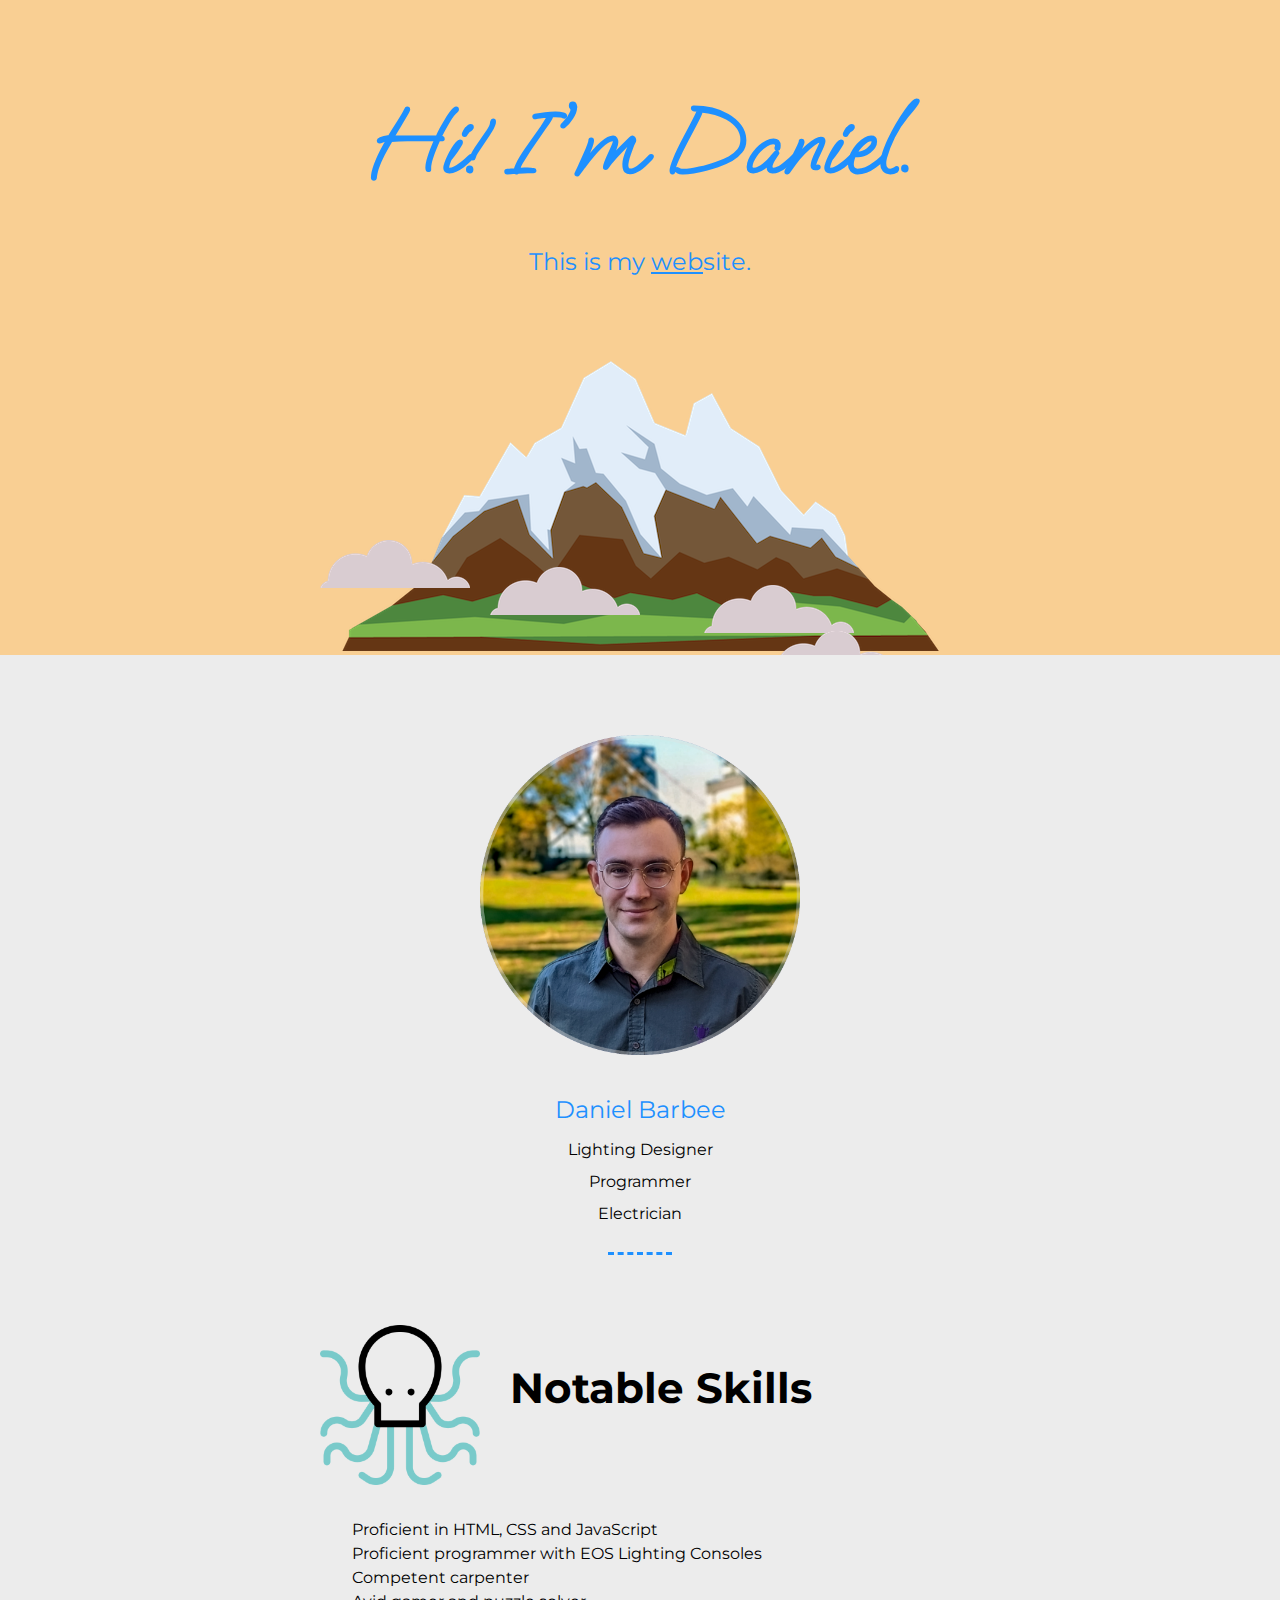
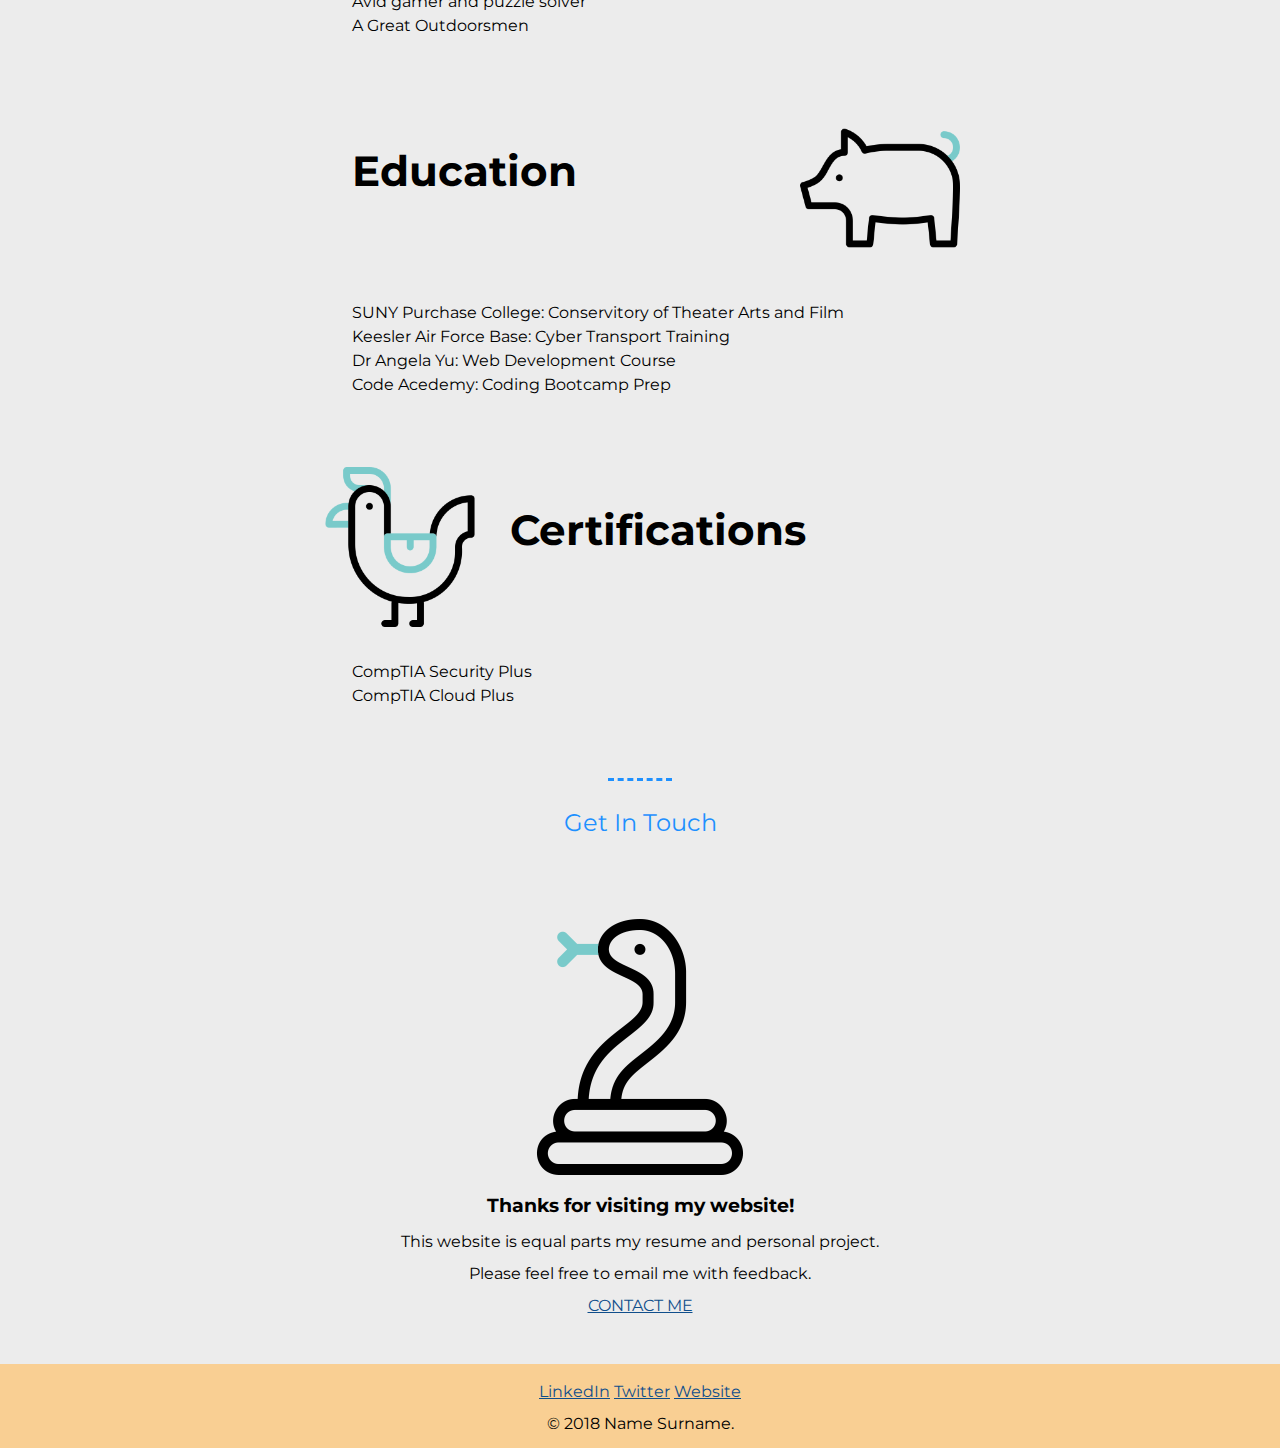
<file: index.html>
<!DOCTYPE html>
<html lang="en" dir="ltr">

<head>
  <meta charset="utf-8">
  <meta name='description' content="D Barbee's Website.">
  <link rel="preconnect" href="https://fonts.googleapis.com">
  <link rel="preconnect" href="https://fonts.gstatic.com" crossorigin>
  <link
    href="https://fonts.googleapis.com/css2?family=Homemade+Apple&family=Merriweather:ital,wght@0,300;0,400;0,700;0,900;1,300;1,400;1,700;1,900&family=Montserrat:ital,wght@0,100;0,200;0,300;0,400;0,500;0,600;0,700;0,800;0,900;1,100;1,200;1,300;1,400;1,500;1,600;1,700;1,800;1,900&family=Oooh+Baby&family=Roboto:ital,wght@0,300;0,400;0,500;0,700;0,900;1,100;1,300;1,400;1,500;1,700;1,900&family=Rock+Salt&family=Sacramento&family=Tillana:wght@400;500;600;700;800&family=Zen+Kaku+Gothic+Antique:wght@300;400;500;700;900&display=swap"
    rel="stylesheet">
  <link rel='stylesheet' type='text/CSS' href='CSS\styles.css'>
  <link rel='icon' href='Icons\favicon.ico'>
  <title>Daniel Barbee</title>
</head>


<body>
  <!-- <link rel="font-montserrat"
  href="https://fonts.googleapis.com/css?family=Montserrat"> -->

  <div class="container-top">
    <h1>Hi! I'm Daniel.</h1>
    <h2>This is my <span>web</span>site.</h2>
  </div>

  <div class="landscape">
    <img src="Images\cloud.png" class="image-cloud-one" alt="clouds">
    <img src="Images\cloud.png" class="image-cloud-two" alt="clouds">
    <img src="Images\cloud.png" class="image-cloud-three" alt="clouds">
    <img src="Images\cloud.png" class="image-cloud-four" alt="clouds">
    <img src="Images\mountain.png" alt="mountain">
  </div>

  <div class="container-middle">

      <img class="image-profile" src="Images\circle-profile.png" alt="headshot">
      <h2>Daniel Barbee</h2>
      <p>Lighting Designer</p>
      <p>Programmer</p>
      <p>Electrician</p>

    <hr>

    <div class="containter-middle-skill">
      <img class="icon-skill" src="Icons/octopus.png" alt="icon-skill">
      <h3 class="description-header">Notable Skills</h3>
      <p class="description-settings">
        Proficient in HTML, CSS and JavaScript
        Proficient programmer with EOS Lighting Consoles
        Competent carpenter
        Avid gamer and puzzle solver
        A Great Outdoorsmen</p>
    </div>

    <div class="containter-middle-skill">
      <img class="icon-education" src="Icons/pig.png" alt="icon-job">
      <h3 class="description-header">Education</h3>
      <p class="description-settings">
        SUNY Purchase College: Conservitory of Theater Arts and Film
        Keesler Air Force Base: Cyber Transport Training
        Dr Angela Yu: Web Development Course
        Code Acedemy: Coding Bootcamp Prep</p>
    </div>

    <div class="containter-middle-skill">
      <img class="icon-skill" src="Icons/chicken.png" alt="icon-skill">
      <h3 class="description-header">Certifications</h3>
      <p class="description-settings">
        CompTIA Security Plus
        CompTIA Cloud Plus</p>
    </div>

    <hr>

    <div class="contact-me">
      <h2>Get In Touch</h2>
      <img class="icon-contact" src="Icons/snake.png" alt="icon-contact">
      <h3>Thanks for visiting my website!</h3>
      <p>This website is equal parts my resume and personal project.</p>
      <p>Please feel free to email me with feedback.</p>
      <a class="btn" href="contact.dwbarbee@gmail.com">CONTACT ME</a>
    </div>

  </div>

  <div class="container-footer">
    <a class="footer-link" href="https://www.linkedin.com/in/daniel-barbee-53951634/">LinkedIn</a>
    <a class="footer-link" href="https://twitter.com/">Twitter</a>
    <a class="footer-link" href="https://www.appbrewery.co/">Website</a>
    <p>© 2018 Name Surname.</p>
  </div>

</body>


</html>
</file>
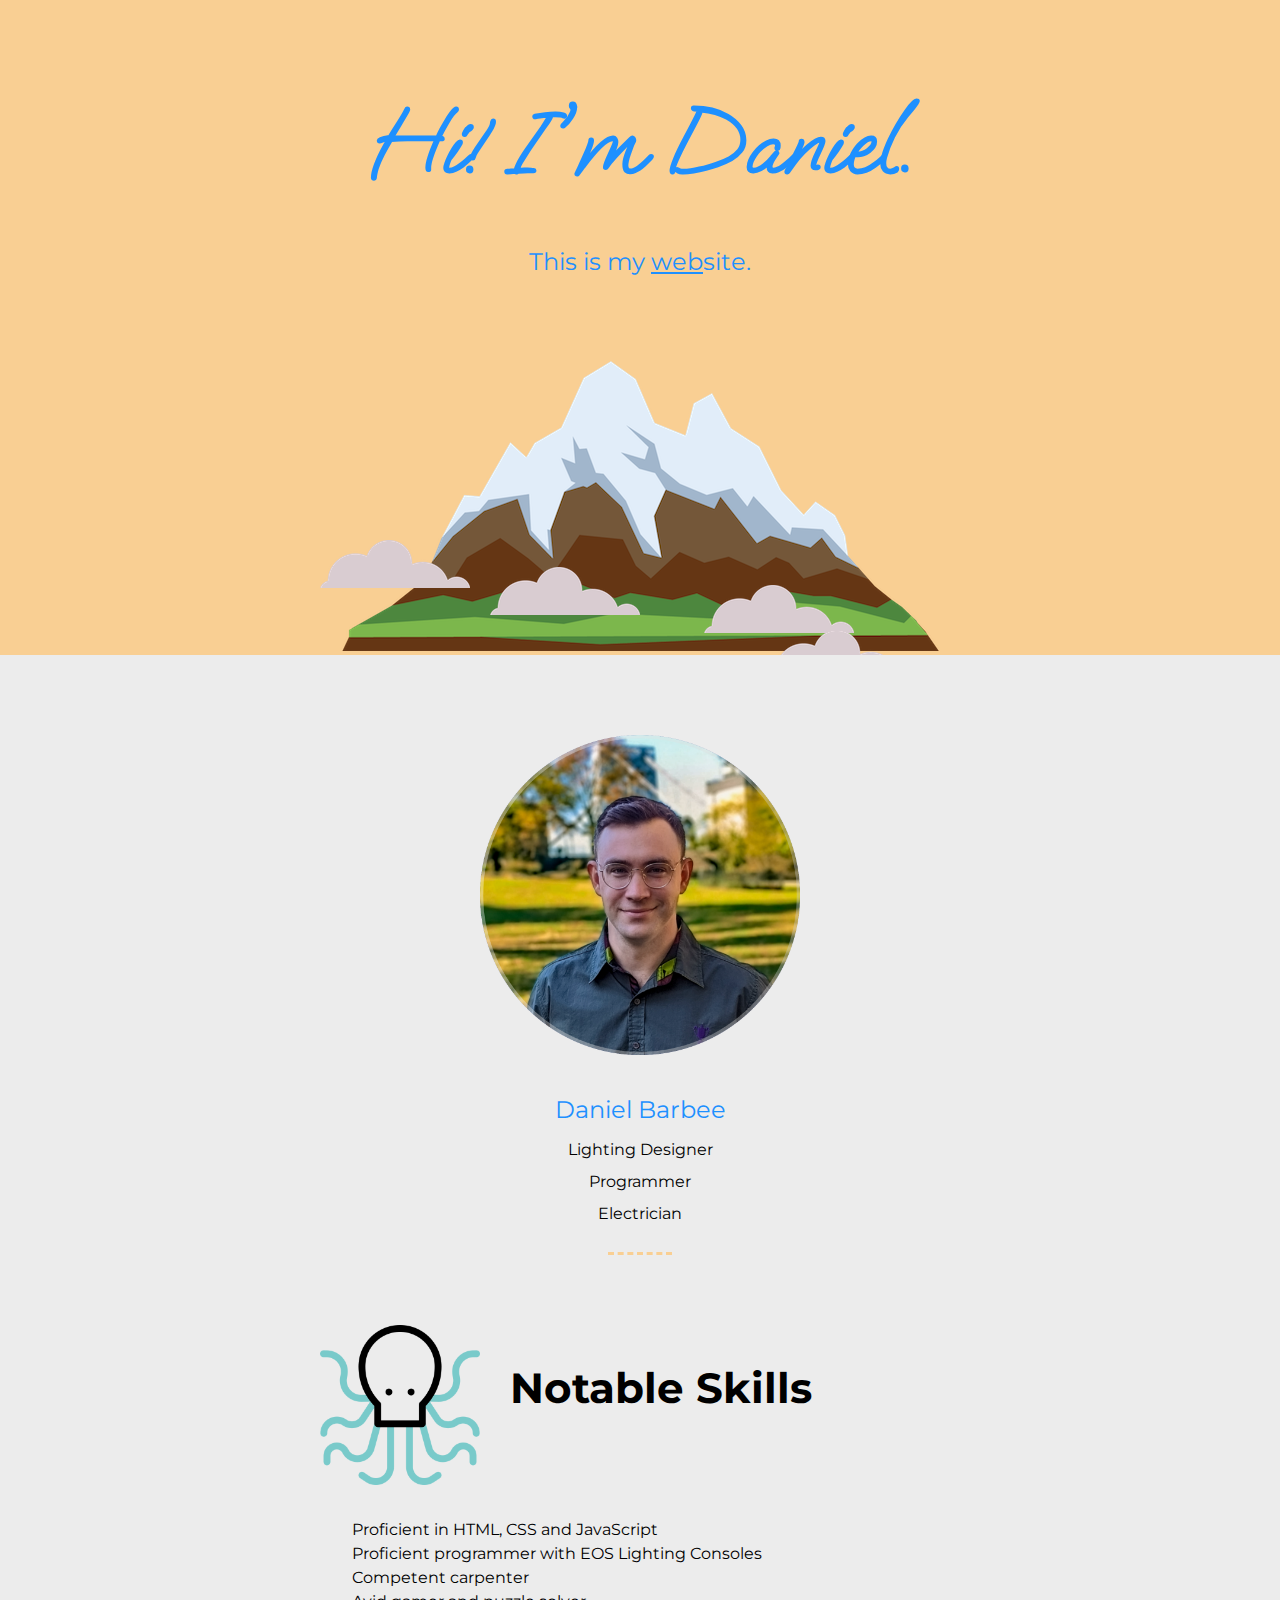
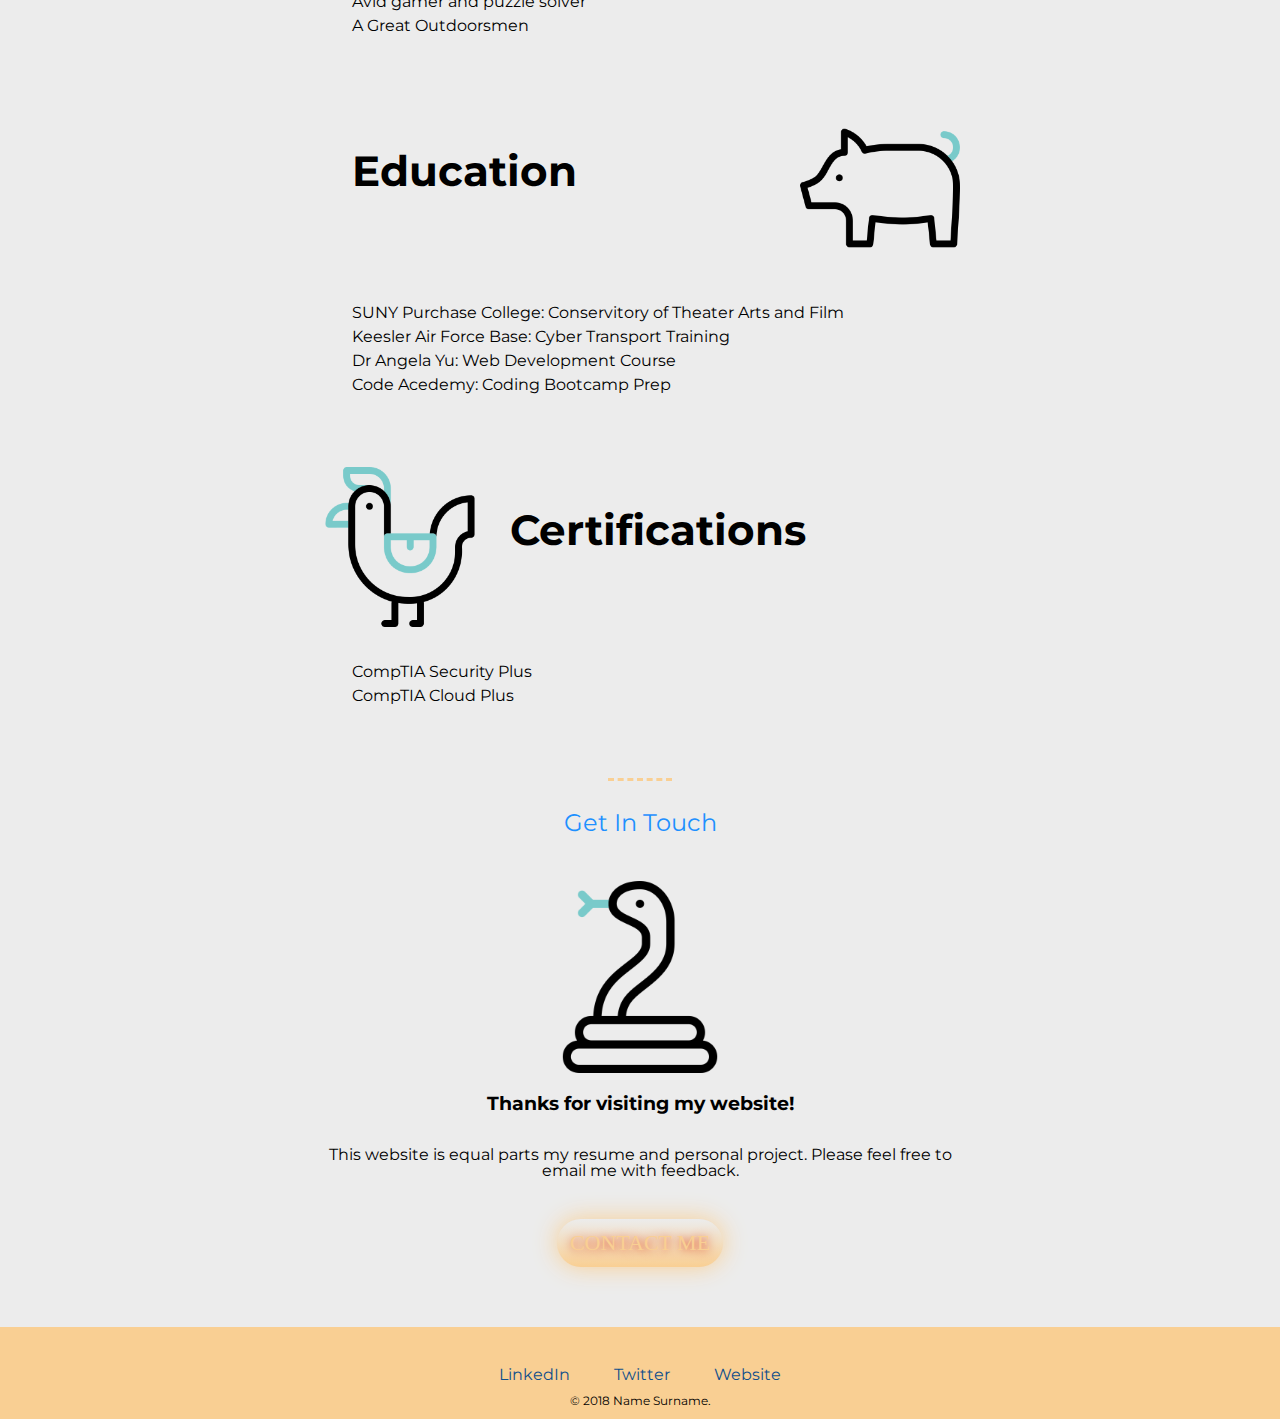
<file: Web Development/CSS-My Website/index.html>
<!DOCTYPE html>
<html lang="en" dir="ltr">

<head>
  <meta charset="utf-8">
  <meta name='description' content="D Barbee's Website.">
  <link rel="preconnect" href="https://fonts.googleapis.com">
  <link rel="preconnect" href="https://fonts.gstatic.com" crossorigin>
  <link
    href="https://fonts.googleapis.com/css2?family=Homemade+Apple&family=Merriweather:ital,wght@0,300;0,400;0,700;0,900;1,300;1,400;1,700;1,900&family=Montserrat:ital,wght@0,100;0,200;0,300;0,400;0,500;0,600;0,700;0,800;0,900;1,100;1,200;1,300;1,400;1,500;1,600;1,700;1,800;1,900&family=Oooh+Baby&family=Roboto:ital,wght@0,300;0,400;0,500;0,700;0,900;1,100;1,300;1,400;1,500;1,700;1,900&family=Rock+Salt&family=Sacramento&family=Tillana:wght@400;500;600;700;800&family=Zen+Kaku+Gothic+Antique:wght@300;400;500;700;900&display=swap"
    rel="stylesheet">
  <link rel='stylesheet' type='text/CSS' href='CSS\styles.css'>
  <link rel='icon' href='Icons\favicon.ico'>
  <title>Daniel Barbee</title>
</head>


<body>
  <!-- <link rel="font-montserrat"
  href="https://fonts.googleapis.com/css?family=Montserrat"> -->

  <div class="container-top">
    <h1>Hi! I'm Daniel.</h1>
    <h2>This is my <span>web</span>site.</h2>
  </div>

  <div class="container-landscape">
    <img src="Images\cloud.png" class="image-cloud-one" alt="clouds">
    <img src="Images\cloud.png" class="image-cloud-two" alt="clouds">
    <img src="Images\cloud.png" class="image-cloud-three" alt="clouds">
    <img src="Images\cloud.png" class="image-cloud-four" alt="clouds">
    <img src="Images\mountain.png" alt="mountain">
  </div>

  <div class="container-middle">

      <img class="image-profile" src="Images\circle-profile.png" alt="headshot">
      <h2>Daniel Barbee</h2>
      <p>Lighting Designer</p>
      <p>Programmer</p>
      <p>Electrician</p>

    <hr>

    <div class="containter-middle-skill">
      <img class="icon-skill" src="Icons/octopus.png" alt="icon-skill">
      <h3 class="description-header">Notable Skills</h3>
      <p class="paragraph-settings">
        Proficient in HTML, CSS and JavaScript
        Proficient programmer with EOS Lighting Consoles
        Competent carpenter
        Avid gamer and puzzle solver
        A Great Outdoorsmen</p>
    </div>

    <div class="containter-middle-skill">
      <img class="icon-education" src="Icons/pig.png" alt="icon-job">
      <h3 class="description-header">Education</h3>
      <p class="paragraph-settings">
        SUNY Purchase College: Conservitory of Theater Arts and Film
        Keesler Air Force Base: Cyber Transport Training
        Dr Angela Yu: Web Development Course
        Code Acedemy: Coding Bootcamp Prep</p>
    </div>

    <div class="containter-middle-skill">
      <img class="icon-skill" src="Icons/chicken.png" alt="icon-skill">
      <h3 class="description-header">Certifications</h3>
      <p class="paragraph-settings">
        CompTIA Security Plus
        CompTIA Cloud Plus</p>
    </div>

    <hr>

    <div class="contact-me">
      <h2>Get In Touch</h2>
      <img class="icon-contact" src="Icons/snake.png" alt="icon-contact">
      <h3>Thanks for visiting my website!</h3>
      <p class="paragraph-contact">This website is equal parts my resume and personal project.
      Please feel free to email me with feedback.</p>
      <a class="button" href="contact.dwbarbee@gmail.com">CONTACT ME</a>
    </div>

  </div>

  <div class="container-footer">
    <a class="footer-link" href="https://www.linkedin.com/in/daniel-barbee-53951634/">LinkedIn</a>
    <a class="footer-link" href="https://twitter.com/">Twitter</a>
    <a class="footer-link" href="https://www.appbrewery.co/">Website</a>
    <p class="paragraph-footer">© 2018 Name Surname.</p>
  </div>

</body>


</html>
</file>
